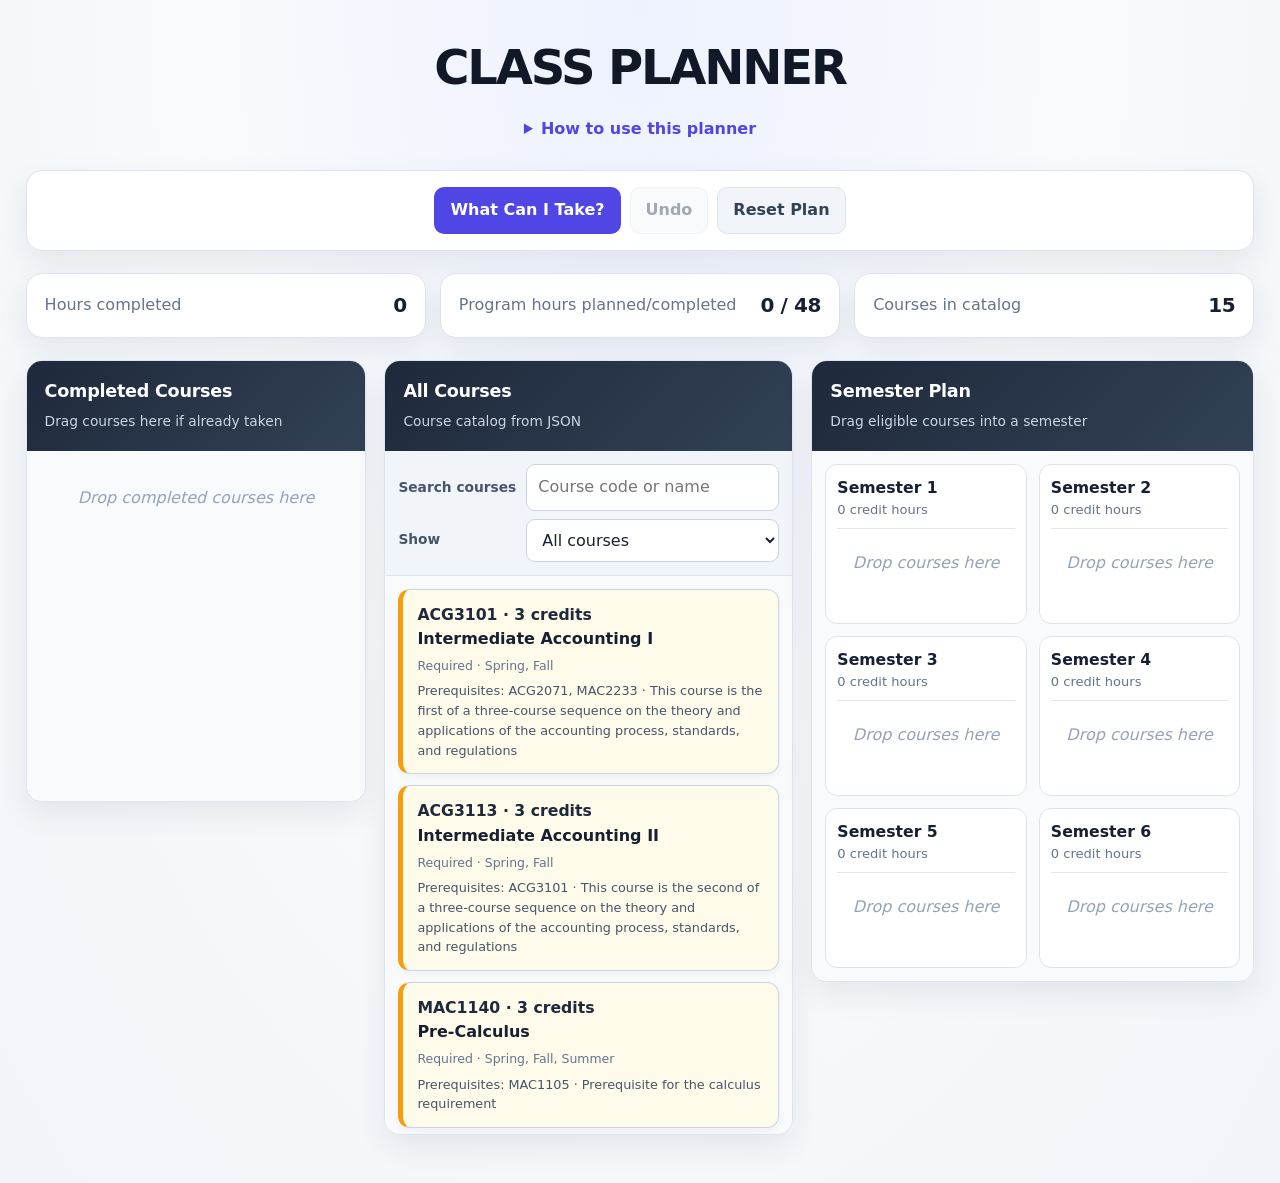
<file: Assignment11/index.html>
<!DOCTYPE html>
<html lang="en">
<head>
  <meta charset="UTF-8">
  <meta name="viewport" content="width=device-width, initial-scale=1.0">
  <meta name="description" content="BSIT course planner using a JSON course catalog.">
  <title>Assignment 11</title>
  <link rel="stylesheet" href="style.css">
  <script src="script.js" defer></script>
</head>
<body>
  <main class="page">
    <header class="page-header">
      <h1>CLASS PLANNER</h1>
      <p class="intro"></p>
      <details class="help">
        <summary>How to use this planner</summary>
        <p>- Drag completed courses to the Completed column. Drag eligible courses into a semester to build a plan. 
		Green courses have met prerequisites; yellow courses still have unmet prerequisites. </br>
		- Once one OR alternative is completed or planned, the other is unavailable. </br>
		- Use “What Can I Take?” to see courses currently available.</p>
		      <div class="legend-card green">Green: prerequisites met</div>
      <div class="legend-card yellow">Yellow: prerequisites not met</div>
      </details>
    </header>

    <section class="legend" aria-label="Course status legend">

      <div class="legend-actions">
        <button id="availableButton" class="button" type="button">What Can I Take?</button>
        <button id="undoButton" class="button secondary" type="button" disabled>Undo</button>
        <button id="resetButton" class="button secondary" type="button">Reset Plan</button>
      </div>
    </section>

    <section class="summary" aria-live="polite">
      <div><span class="summary-label">Hours completed</span><strong id="completedHours">0</strong></div>
      <div><span class="summary-label">Program hours planned/completed</span><strong id="programHours">0 / 48</strong></div>
      <div><span class="summary-label">Courses in catalog</span><strong id="courseCount">0</strong></div>
    </section>

    <section class="planner-grid" aria-label="Course planner">
      <section class="drop-panel completed-panel">
        <div class="panel-heading">
          <h2>Completed Courses</h2>
          <span>Drag courses here if already taken</span>
        </div>
        <div id="completed" class="drop-zone" data-zone="completed">
          <p class="empty-message">Drop completed courses here</p>
        </div>
      </section>

      <section class="drop-panel catalog-panel">
        <div class="panel-heading">
          <h2>All Courses</h2>
          <span>Course catalog from JSON</span>
        </div>
        <div class="catalog-tools">
          <label for="courseSearch">Search courses</label>
          <input id="courseSearch" type="search" placeholder="Course code or name">
          <label for="programFilter">Show</label>
          <select id="programFilter">
            <option value="all">All courses</option>
            <option value="program">Program courses</option>
            <option value="required">Required courses</option>
          </select>
        </div>
        <div id="allCourses" class="drop-zone catalog-zone" data-zone="catalog">
          <p class="empty-message">Loading courses…</p>
        </div>
      </section>

      <section class="semester-panel">
        <div class="panel-heading">
          <h2>Semester Plan</h2>
          <span>Drag eligible courses into a semester</span>
        </div>
        <div id="semesters" class="semester-list"></div>
      </section>
    </section>

  </main>

  <dialog id="availableDialog" class="results-dialog">
    <div class="dialog-header">
      <h2>Courses You Can Take</h2>
      <button id="closeDialog" class="close-button" type="button" aria-label="Close">×</button>
    </div>
    <p>These courses currently have all prerequisites satisfied.</p>
    <div id="availableList"></div>
    <div class="dialog-actions">
      <button id="printButton" class="button" type="button">Print</button>
      <button id="closeDialogBottom" class="button secondary" type="button">Close</button>
    </div>
  </dialog>
</body>
</html>
</file>
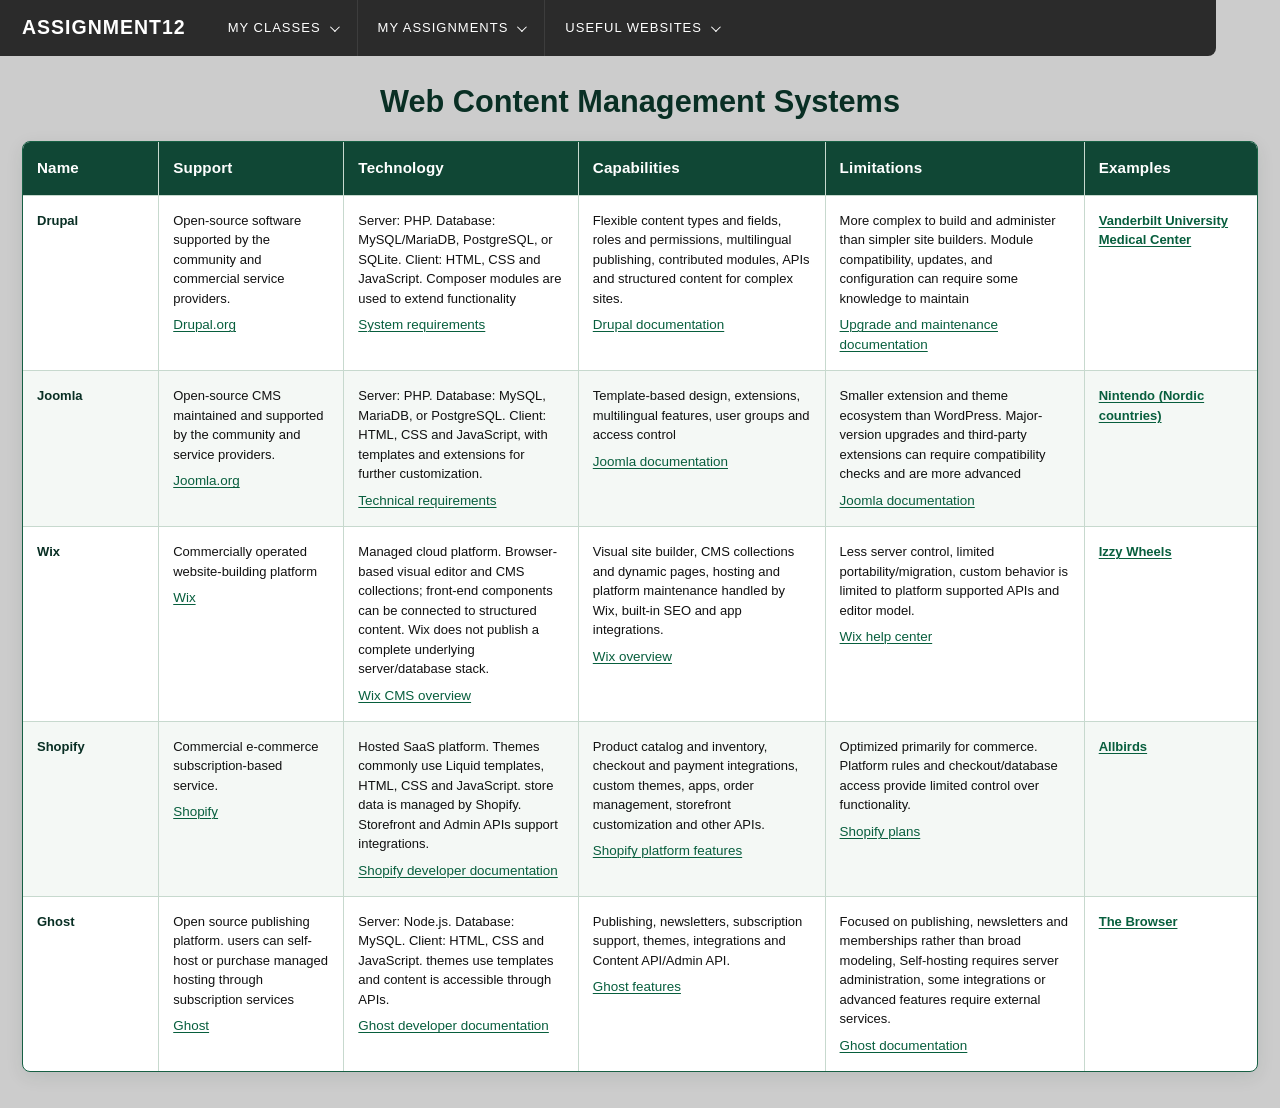
<file: Assignment12/index.html>
<!doctype html>
<html lang="en">
<head>
  <meta charset="utf-8">
  <meta name="viewport" content="width=device-width, initial-scale=1">
  <title>Assignment 12</title>
  <link rel="stylesheet" href="style.css">
  <script src="script.js" defer></script>
    <link rel="stylesheet" href="../style.css">
      <script src="../menu.js"></script>
</head>
<header class="site-header">
    <nav class="site-nav" aria-label="Main navigation">
      <button class="mobile-menu-toggle" type="button"
              aria-expanded="false" aria-controls="primary-navigation">
        <span class="hamburger" aria-hidden="true"><span></span></span>
        <span class="mobile-menu-label">Menu</span>
      </button>

      <ul class="primary-navigation" id="primary-navigation">
        <li class="site-name"><span>Assignment12</span></li>

        <li class="nav-item">
          <button class="nav-trigger" type="button"
                  aria-expanded="false" aria-controls="classes-menu">
            My Classes
            <span class="chevron" aria-hidden="true"></span>
          </button>
          <ul class="submenu" id="classes-menu" hidden>
            <li><a href="https://class.daytonastate.edu/d2l/home/510960">Linux Administration</a></li>
            <li><a href="https://class.daytonastate.edu/d2l/home/511809">Web Systems I</a></li>
          </ul>
        </li>

        <li class="nav-item">
          <button class="nav-trigger" type="button"
                  aria-expanded="false" aria-controls="assignments-menu">
            My Assignments
            <span class="chevron" aria-hidden="true"></span>
          </button>
          <ul class="submenu" id="assignments-menu" hidden>

          </ul>
        </li>

        <li class="nav-item">
          <button class="nav-trigger" type="button"
                  aria-expanded="false" aria-controls="websites-menu">
            Useful Websites
            <span class="chevron" aria-hidden="true"></span>
          </button>
          <ul class="submenu" id="websites-menu" hidden>
            <li><a href="https://www.w3schools.com/">W3 Schools</a></li>
          </ul>
        </li>
      </ul>
    </nav>
  </header>


<body>
  <main>
    <h1>Web Content Management Systems</h1>
    <div class="table-wrap">
      <table aria-label="Comparison of web content management systems">
        <thead>
          <tr>
            <th scope="col">Name</th>
            <th scope="col">Support</th>
            <th scope="col">Technology</th>
            <th scope="col">Capabilities</th>
            <th scope="col">Limitations</th>
            <th scope="col">Examples</th>
          </tr>
        </thead>
        <tbody id="cms-table-body">
          <tr><td colspan="6" class="status">Loading CMS data…</td></tr>
        </tbody>
      </table>
    </div>
  </main>
</body>
</html>
</file>
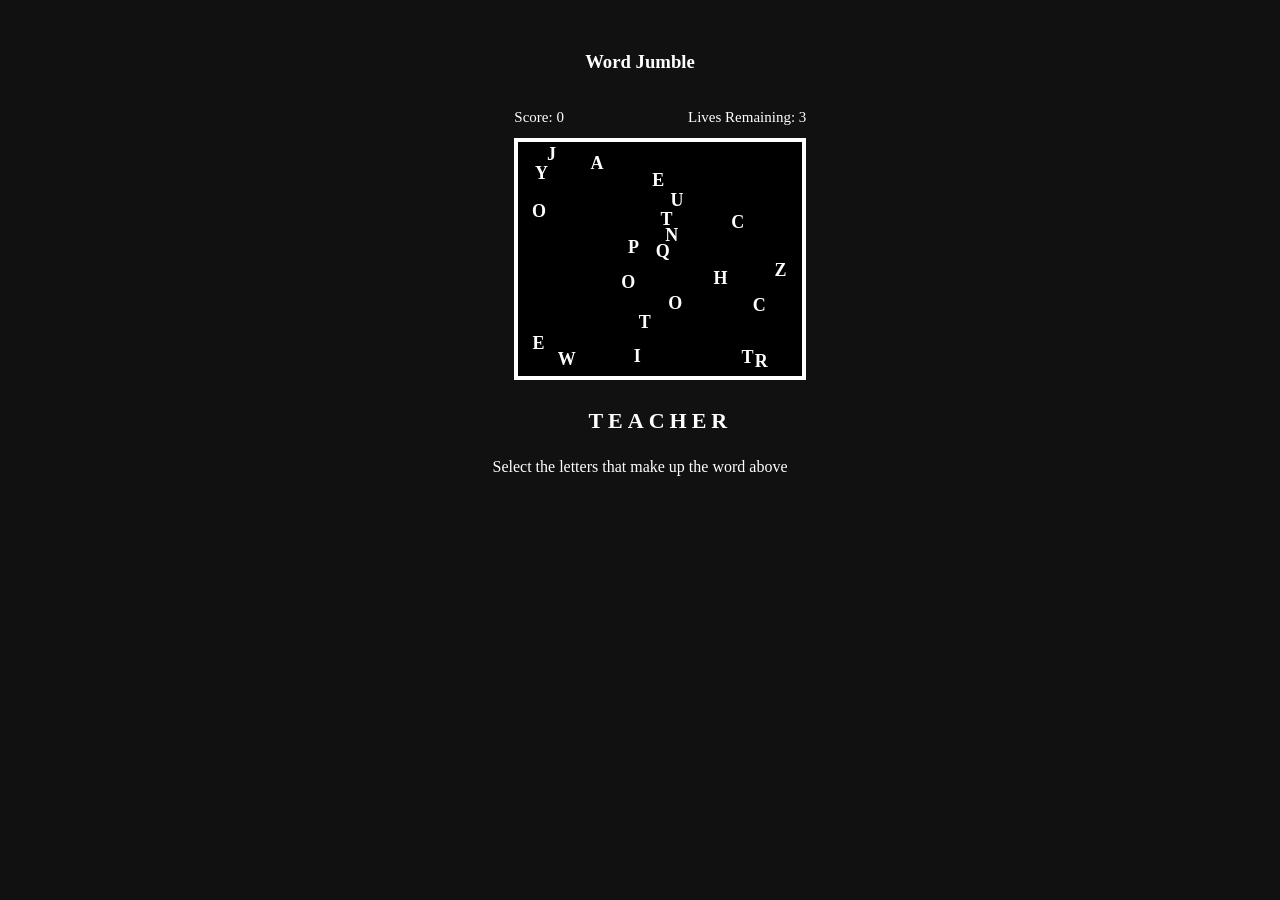
<file: Assignment13/index.html>
<!DOCTYPE html>
<html lang="en">
<head>
  <meta charset="UTF-8">
  <meta name="viewport" content="width=device-width, initial-scale=1.0">
  <title>Assignment 13</title>
  <link rel="stylesheet" href="style.css">
</head>
<body>
	<h3> Word Jumble </h3>
	<br>
  <main class="game">
    <div class="hud">
      <div>Score: <span id="score">0</span></div>
      <div>Lives Remaining: <span id="lives">3</span></div>
    </div>

    <div id="playArea" class="play-area"></div>

    <div id="wordDisplay" class="word-display"></div>

    <button id="restartButton" class="restart-button" type="button">Restart</button>
  </main>
	<p>Select the letters that make up the word above</p>
  <script src="script.js"></script>
</body>
</html>
</file>
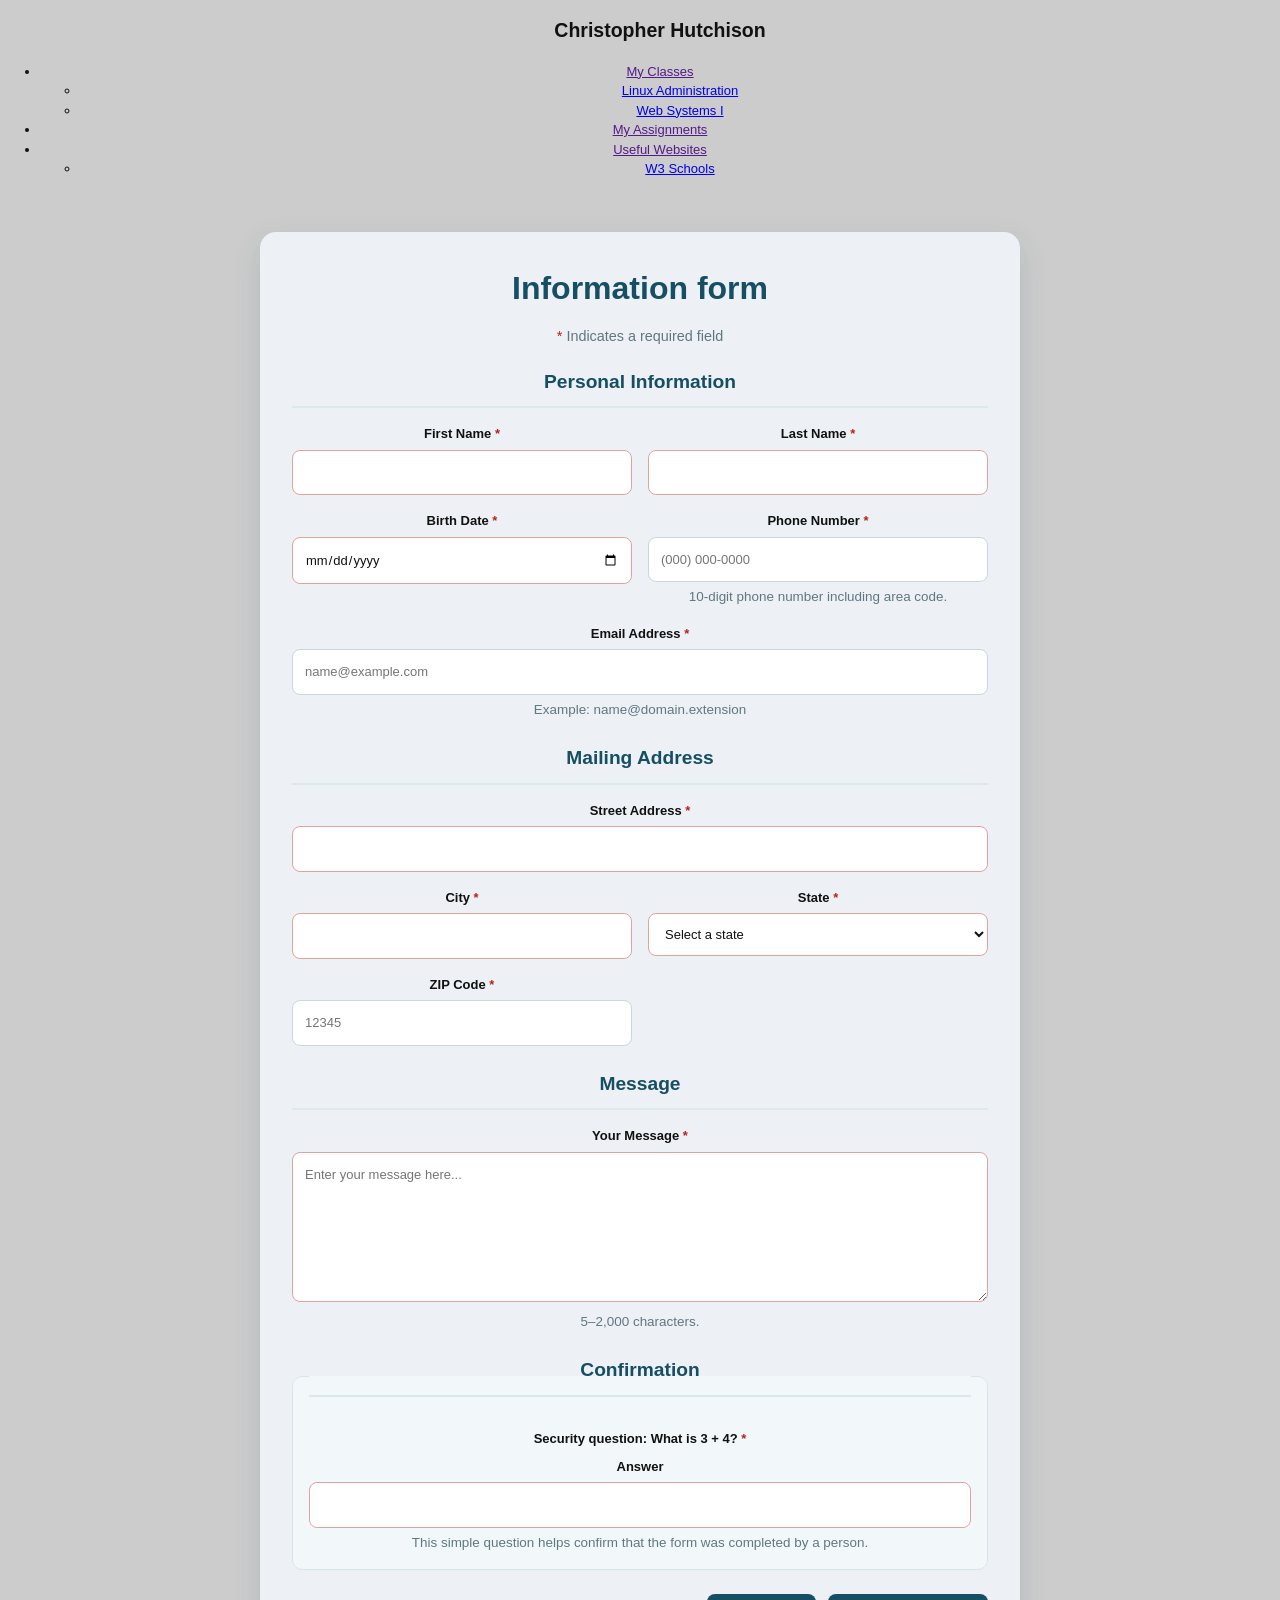
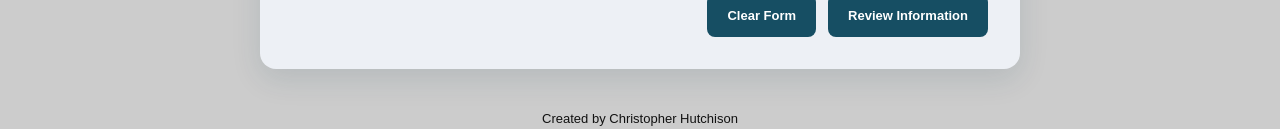
<file: Assignment3/index.html>
<!DOCTYPE html>
<html lang="en">
<head>
  <meta charset="UTF-8">
  <meta name="viewport" content="width=device-width, initial-scale=1.0">
  <title>Assignment 3</title>
  <link rel="stylesheet" href="./style.css">
  <link rel="stylesheet" href="../style.css">


</head>

<body>
<div class="wrap">
<nav>
  <ul class="primary">
  <h2>Christopher Hutchison </h2>
    <li>
      <a href="">My Classes</a>
      <ul class="sub">
        <li><a href="https://class.daytonastate.edu/d2l/home/510960">Linux Administration</a></li>
        <li><a href="https://class.daytonastate.edu/d2l/home/511809">Web Systems I</a></li>
      </ul>
    </li>
    <li>
      <a href="">My Assignments</a>
      <ul class="sub" id= "assignments">

      </ul>
    </li>
	<li>
      <a href="">Useful Websites</a>
      <ul class="sub">
        <li><a href="https://www.w3schools.com/">W3 Schools</a></li>
      </ul>
    </li>
   
  </ul>
</nav>
</div>

  <main class="container">
    <section class="card" id="formSection">
      <h1>Information form</h1>
      <p class="required-note"><span class="required">*</span> Indicates a required field</p>

      <div id="errorMessage" class="message" role="alert"></div>

      <form id="contactForm" novalidate>
        <fieldset>
          <legend>Personal Information</legend>
          <div class="grid">
            <div>
              <label for="firstname">First Name <span class="required">*</span></label>
              <input type="text" id="firstname" name="firstname"
                     autocomplete="given-name" required
                     pattern="[A-Za-zÀ-ÖØ-öø-ÿ' -]{2,}"
                     title="Enter a valid first name.">
            </div>

            <div>
              <label for="lastname">Last Name <span class="required">*</span></label>
              <input type="text" id="lastname" name="lastname"
                     autocomplete="family-name" required
                     pattern="[A-Za-zÀ-ÖØ-öø-ÿ' -]{2,}"
                     title="Enter a valid last name.">
            </div>

            <div>
              <label for="birthdate">Birth Date <span class="required">*</span></label>
              <input type="date" id="birthdate" name="birthdate" required>
              <div id="birthWarning" class="warning" role="alert"></div>
				</div>

            <div>
              <label for="phone">Phone Number <span class="required">*</span></label>
              <input type="tel" id="phone" name="phone"
                     placeholder="(000) 000-0000"
                     inputmode="numeric" autocomplete="tel"
                     maxlength="14" required
                     pattern="\([0-9]{3}\) [0-9]{3}-[0-9]{4}"
                     title="Use the format (000) 000-0000.">
              <div class="help">10-digit phone number including area code.</div>
            </div>

            <div class="full">
              <label for="email">Email Address <span class="required">*</span></label>
              <input type="email" id="email" name="email"
                     autocomplete="email" required
                     placeholder="name@example.com">
              <div class="help">Example: name@domain.extension</div>
            </div>
          </div>
        </fieldset>

        <fieldset>
          <legend>Mailing Address</legend>
          <div class="grid">
            <div class="full">
              <label for="address">Street Address <span class="required">*</span></label>
              <input type="text" id="address" name="address"
                     autocomplete="street-address" required
                     pattern="[0-9]+[A-Za-z0-9 .#'-]{2,}"
                     title="Enter a street number and street name.">
            </div>

            <div>
              <label for="city">City <span class="required">*</span></label>
              <input type="text" id="city" name="city"
                     autocomplete="address-level2" required
                     pattern="[A-Za-zÀ-ÖØ-öø-ÿ .'-]{2,}"
                     title="Enter a valid city.">
            </div>

            <div>
              <label for="state">State <span class="required">*</span></label>
              <select id="state" name="state" autocomplete="address-level1" required>
                <option value="">Select a state</option>
                <option>Alabama</option><option>Alaska</option><option>Arizona</option>
                <option>Arkansas</option><option>California</option><option>Colorado</option>
                <option>Connecticut</option><option>Delaware</option><option>Florida</option>
                <option>Georgia</option><option>Hawaii</option><option>Idaho</option>
                <option>Illinois</option><option>Indiana</option><option>Iowa</option>
                <option>Kansas</option><option>Kentucky</option><option>Louisiana</option>
                <option>Maine</option><option>Maryland</option><option>Massachusetts</option>
                <option>Michigan</option><option>Minnesota</option><option>Mississippi</option>
                <option>Missouri</option><option>Montana</option><option>Nebraska</option>
                <option>Nevada</option><option>New Hampshire</option><option>New Jersey</option>
                <option>New Mexico</option><option>New York</option><option>North Carolina</option>
                <option>North Dakota</option><option>Ohio</option><option>Oklahoma</option>
                <option>Oregon</option><option>Pennsylvania</option><option>Rhode Island</option>
                <option>South Carolina</option><option>South Dakota</option><option>Tennessee</option>
                <option>Texas</option><option>Utah</option><option>Vermont</option>
                <option>Virginia</option><option>Washington</option><option>West Virginia</option>
                <option>Wisconsin</option><option>Wyoming</option>
              </select>
            </div>

            <div>
              <label for="zip">ZIP Code <span class="required">*</span></label>
              <input type="text" id="zip" name="zip"
                     autocomplete="postal-code" inputmode="numeric"
                     required pattern="[0-9]{5}(-[0-9]{4})?"
                     maxlength="5" placeholder="12345"
                     title="Enter a 5-digit ZIP code">
            </div>
          </div>
        </fieldset>

        <fieldset>
          <legend>Message</legend>
          <label for="message">Your Message <span class="required">*</span></label>
          <textarea id="message" name="message" required minlength="5"
                    maxlength="2000"
                    placeholder="Enter your message here..."></textarea>
          <div class="help">5–2,000 characters.</div>
        </fieldset>

        <fieldset class="security">
          <legend>Confirmation</legend>
          <p class="security-question">Security question: What is 3 + 4? <span class="required">*</span></p>
          <label for="securityAnswer">Answer</label>
          <input type="text" id="securityAnswer" name="securityAnswer"
                 inputmode="numeric" required pattern="7"
                 title="Enter 12.">
          <div class="help">This simple question helps confirm that the form was completed by a person.</div>
        </fieldset>

        <div class="buttons">
          <button type="reset" class="btn-secondary">Clear Form</button>
          <button type="submit" class="btn-primary">Review Information</button>
        </div>
      </form>
    </section>

    <section class="card confirmation" id="confirmationSection">
      <h2>Confirm Your Information</h2>
      <p>Please review the information below. If everything is correct, select <strong>Confirm &amp; Submit</strong>.</p>

      <div class="review" id="review"></div>

      <div class="buttons">
        <button type="button" class="btn-secondary" id="editButton">Edit Information</button>
        <button type="button" class="btn-primary" id="confirmButton">Confirm &amp; Submit</button>
      </div>
    </section>
  </main>

  <script src="contact_form.js"></script>
</body>
<div class="foot">
    <div class="footer">Created by Christopher Hutchison</div>
</div>
    <script src="../menu.js"></script>

</html>
</file>
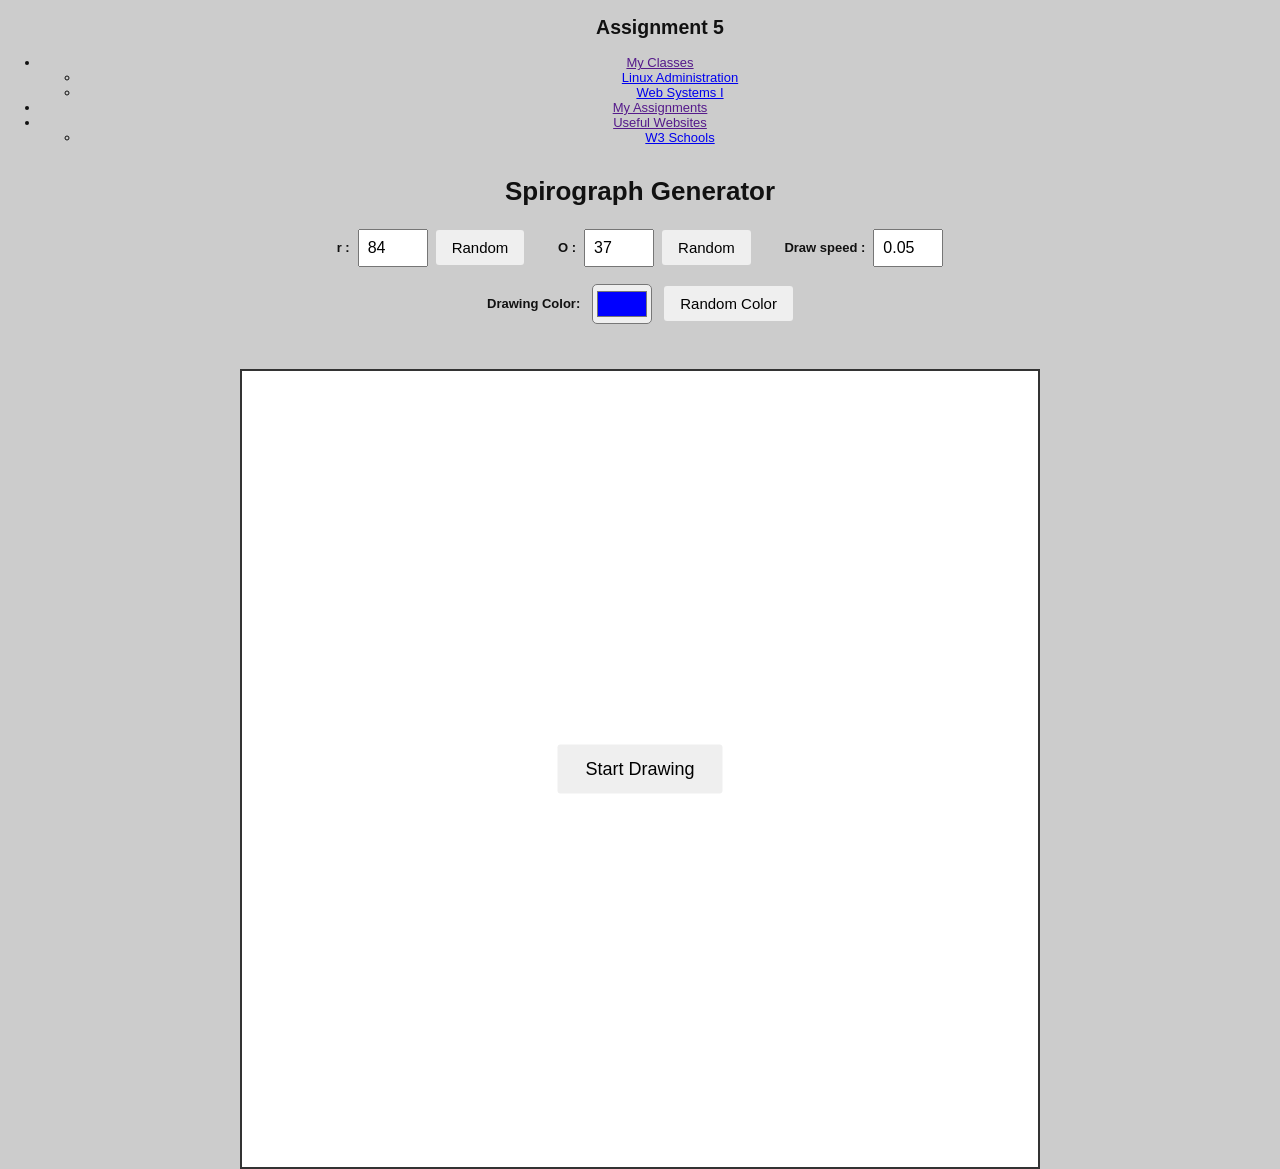
<file: Assignment5/index.html>
<!DOCTYPE html>
<html lang="en">
<head>
    <meta charset="UTF-8">
    <meta name="viewport" content="width=device-width, initial-scale=1.0">
    <title>Assignment 5</title>
    <link rel="stylesheet" href="style.css">
	<link rel="stylesheet" href="../style.css">
</head>


<div class="wrap">
<nav>
  <ul class="primary">
  <h2>Assignment 5</h2>
    <li>
      <a href="">My Classes</a>
      <ul class="sub">
        <li><a href="https://class.daytonastate.edu/d2l/home/510960">Linux Administration</a></li>
        <li><a href="https://class.daytonastate.edu/d2l/home/511809">Web Systems I</a></li>
      </ul>
    </li>
    <li>
      <a href="">My Assignments</a>
      <ul class="sub" id= "assignments">

      </ul>
    </li>
	<li>
      <a href="">Useful Websites</a>
      <ul class="sub">
        <li><a href="https://www.w3schools.com/">W3 Schools</a></li>
      </ul>
    </li>
   
  </ul>
</nav>
</div>

    <body>

<div class="container">

 <h1>Spirograph Generator</h1>
 
	<div class="controls"> 
		<div class="input-group"> 
		<label for="rValue"> r : </label> 
		<input type="number" id="rValue" value="84" min="1" max="149" step="1">
		<button type="button" id="randomR">Random</button>
		</div> 
		<div class="input-group">
		<label for="oValue"> O : </label>
		<input type="number" id="oValue" value="37" min="1" max="100" step="1">
		<button type="button" id="randomO">Random</button>
		</div>
		<div class="input-group">
		<label> Draw speed : </label>
		<input type="number" id="speed" value="0.05" min="0.01" max="1" step="0.01">
		</div>
			<div class="color-controls"> 
	<label for="lineColor"> Drawing Color: </label> 
	<input type="color" id="lineColor" value="#0000ff" > 
	<button type="button" id="randomColor"> Random Color </button>
	</div>
		
	<p id="errorMessage"></p> 
	</div> 
	
	
	<div class="canvas-container"> 
		<canvas id="canvas" width="800" height="800">
		</canvas> <button id="startButton" class="start-button"> Start Drawing </button>
	</div> 
	
 </div>
    <script src="../menu.js"></script>

    <script src="script.js"></script>
</body>

</html>
</file>
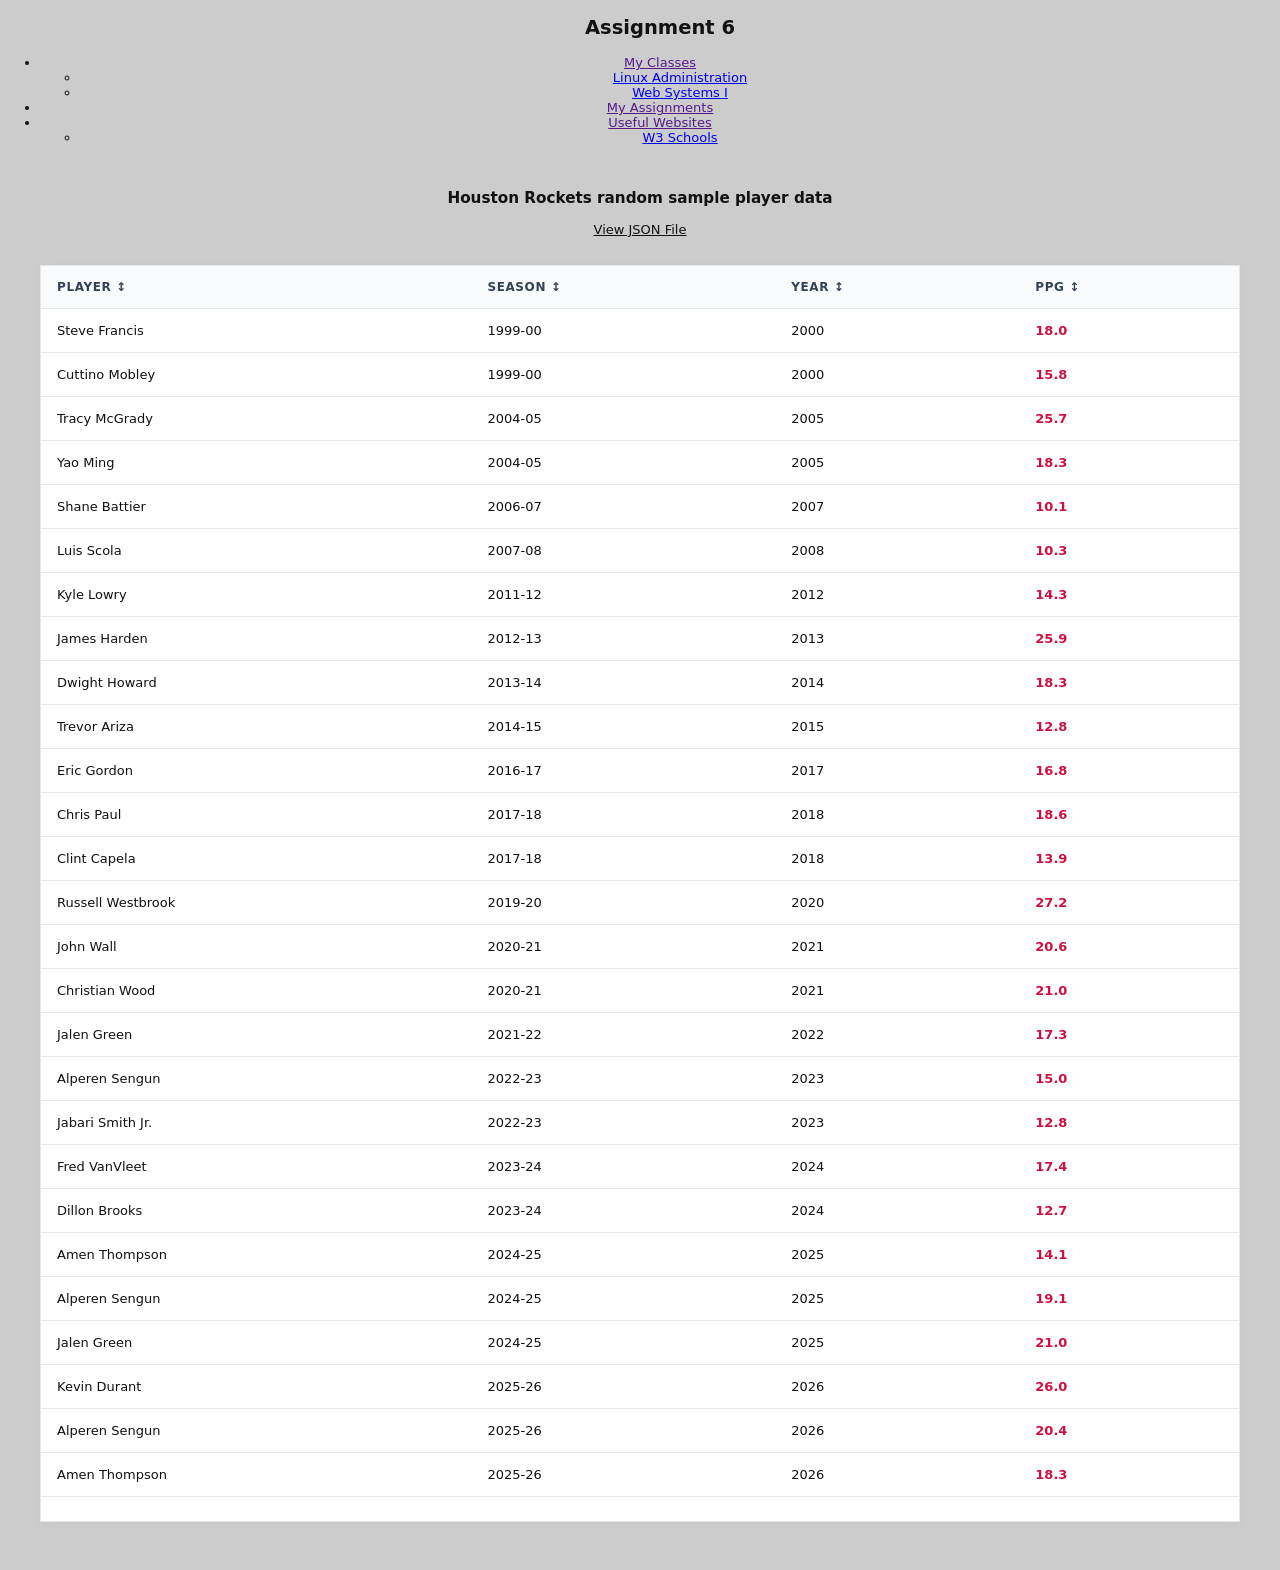
<file: Assignment6/index.html>
<!DOCTYPE html>
<html lang="en">
<head>
    <meta charset="UTF-8">
    <meta name="viewport" content="width=device-width, initial-scale=1.0">
    <title>Assignment 6</title>
    <link rel="stylesheet" href="style.css">
	<link rel="stylesheet" href="../style.css">
</head>




<body>

<div class="wrap">
<nav>
  <ul class="primary">
  <h2>Assignment 6</h2>
    <li>
      <a href="">My Classes</a>
      <ul class="sub">
        <li><a href="https://class.daytonastate.edu/d2l/home/510960">Linux Administration</a></li>
        <li><a href="https://class.daytonastate.edu/d2l/home/511809">Web Systems I</a></li>
      </ul>
    </li>
    <li>
      <a href="">My Assignments</a>
      <ul class="sub" id= "assignments">

      </ul>
    </li>
	<li>
      <a href="">Useful Websites</a>
      <ul class="sub">
        <li><a href="https://www.w3schools.com/">W3 Schools</a></li>
      </ul>
    </li>
   
  </ul>
</nav>
</div>

</br>
<h3> Houston Rockets random sample player data </h3>
	  <a class="lnk" href="./file.json">View JSON File</a>
  <main class="container">


    <section class="data-card">

      <div class="table-container">
        <table>
          <thead>
            <tr>
              <th data-sort="name">Player <span>↕</span></th>
              <th data-sort="season">Season <span>↕</span></th>
              <th data-sort="year">Year <span>↕</span></th>
              <th data-sort="avg_scoring_ppg">PPG <span>↕</span></th>
            </tr>
          </thead>
          <tbody id="playerTableBody"></tbody>
        </table>
      </div>

      <div class="table-footer" id="resultSummary"></div>
    </section>
  </main>

    <script src="../menu.js"></script>
    <script src="script.js"></script>
</body>
</html>
</file>
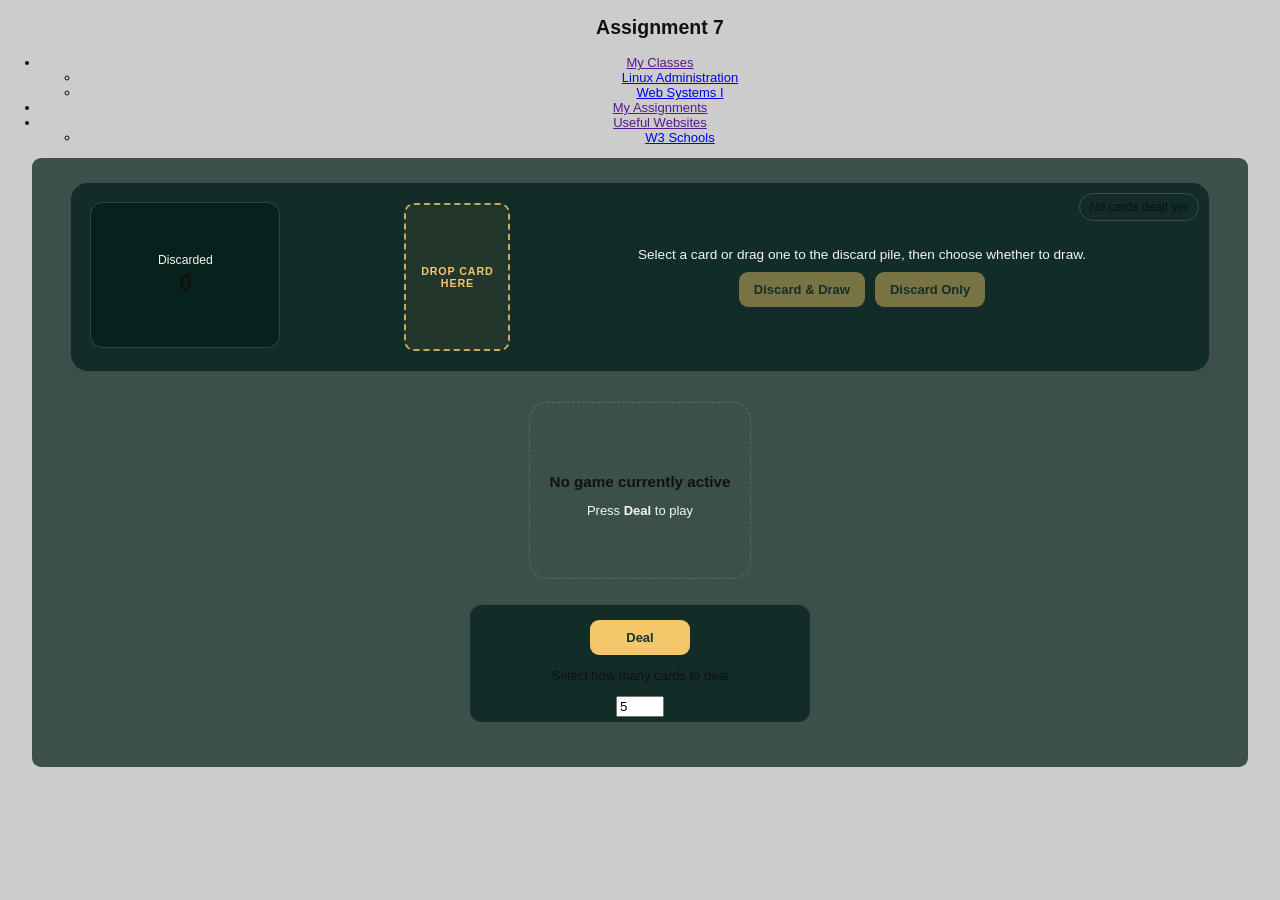
<file: Assignment7/index.html>
<!DOCTYPE html>
<html lang="en">
<head>
    <meta charset="UTF-8">
    <meta name="viewport" content="width=device-width, initial-scale=1.0">
    <title>Assignment 7</title>
    <link rel="stylesheet" href="style.css">
	<link rel="stylesheet" href="../style.css">
    <link rel="stylesheet" href="style_fixed.css">

</head>


<body>

<div class="wrap">
<nav>
  <ul class="primary">
  <h2>Assignment 7</h2>
    <li>
      <a href="">My Classes</a>
      <ul class="sub">
        <li><a href="https://class.daytonastate.edu/d2l/home/510960">Linux Administration</a></li>
        <li><a href="https://class.daytonastate.edu/d2l/home/511809">Web Systems I</a></li>
      </ul>
    </li>
    <li>
      <a href="">My Assignments</a>
      <ul class="sub" id= "assignments">

      </ul>
    </li>
	<li>
      <a href="">Useful Websites</a>
      <ul class="sub">
        <li><a href="https://www.w3schools.com/">W3 Schools</a></li>
      </ul>
    </li>
   
  </ul>
</nav>
</div>


  <main>

    <section class="discard-area" aria-label="Discard area">
	<span id="deckStatus" class="deck-status">No cards dealt yet</span>
      <div class="discard-copy">
	        <div class="stat">
        <span class="stat-label">Discarded</span>
        <strong id="discardCount">0</strong>
      </div>
      </div>
      <div id="discardPile" class="discard-pile" role="region">
        <span class="discard-placeholder">DROP CARD HERE</span>
      </div>
      <div class="discard-actions">
        <p class="decision-prompt" id="decisionPrompt">Discard a card to choose whether to draw a replacement.</p>
	          <div class="decision-buttons">
          <button id="drawReplacementButton" class="primary-button" type="button" disabled>Discard &amp; Draw</button>
          <button id="discardOnlyButton" class="secondary-button" type="button" disabled>Discard Only</button>
        </div>
      </div>


    </section>

    <section class="cards-section" >

      <div id="cardGrid" class="card-grid">
        <div class="empty-state">

        </div>
      </div>
    </section>
		 <div class="box">
	 <button id="dealButton" class="primary-button discard-deal-button" type="button">Deal</button>
	 <div>
	 <p>Select how many cards to deal</p>
	 <input type="number" id="cardCount" min="1" max="52" value="5">
	</div>
	</div>
  </main>

</body>
	<script src="../menu.js"></script>
    <script src="script.js"></script>
</html>
</file>
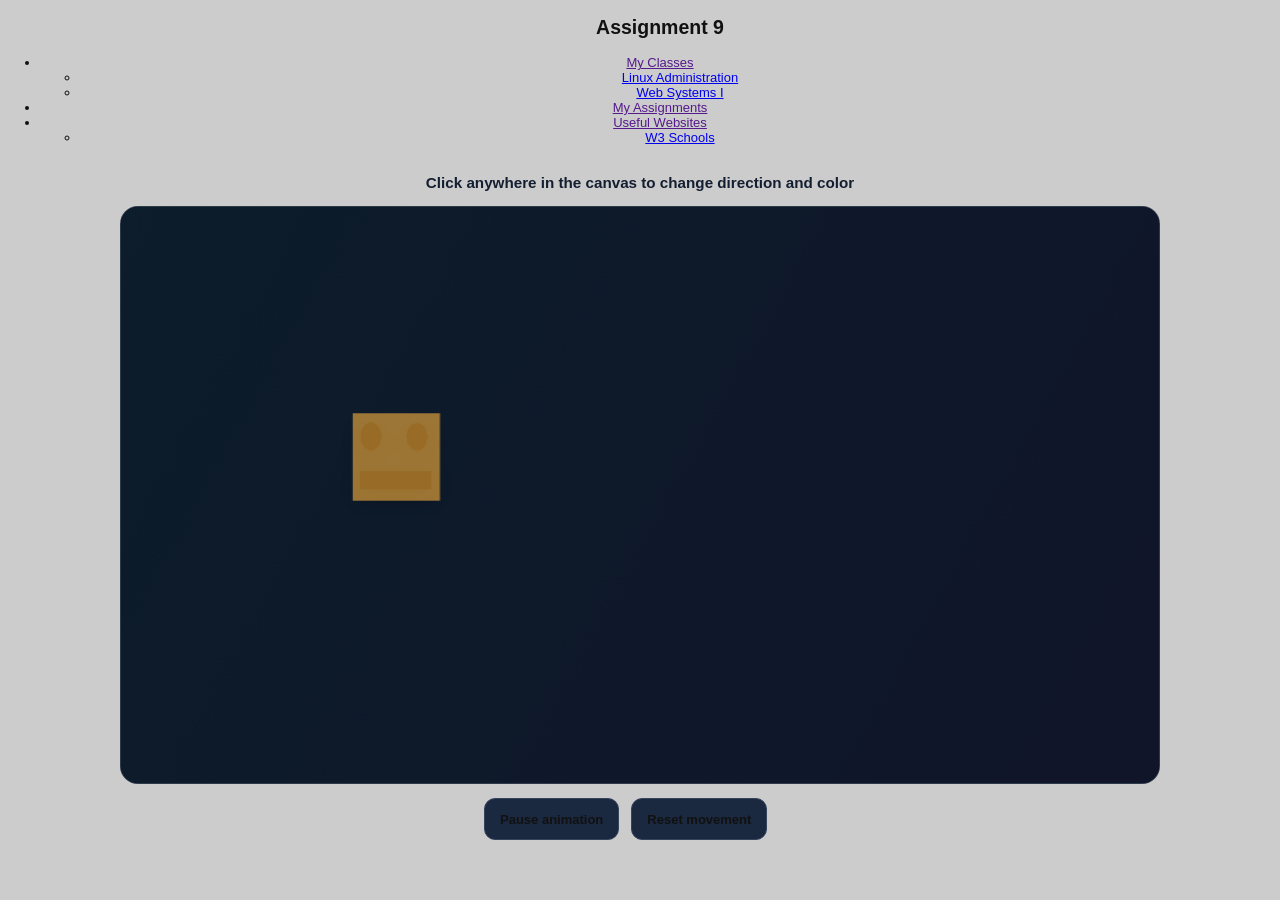
<file: Assignment9/index.html>
<!DOCTYPE html>
<html lang="en">
<head>
  <meta charset="UTF-8">
  <meta name="viewport" content="width=device-width, initial-scale=1.0">
    <title>Assignment 9</title>
    <link rel="stylesheet" href="style.css">
	<link rel="stylesheet" href="../style.css">
  <script src="script.js" defer></script>
</head>
<body>

<div class="wrap">
<nav>
  <ul class="primary">
  <h2>Assignment 9</h2>
    <li>
      <a href="">My Classes</a>
      <ul class="sub">
        <li><a href="https://class.daytonastate.edu/d2l/home/510960">Linux Administration</a></li>
        <li><a href="https://class.daytonastate.edu/d2l/home/511809">Web Systems I</a></li>
      </ul>
    </li>
    <li>
      <a href="">My Assignments</a>
      <ul class="sub" id= "assignments">

      </ul>
    </li>
	<li>
      <a href="">Useful Websites</a>
      <ul class="sub">
        <li><a href="https://www.w3schools.com/">W3 Schools</a></li>
      </ul>
    </li>
   
  </ul>
</nav>
</div>




  <main class="page">
	
	<h3> Click anywhere in the canvas to change direction and color </h3>


    <div class="canvas-wrap">
      <canvas id="animationCanvas" width="900" height="500">
        Your browser does not support HTML canvas.
      </canvas>
    </div>
	
	<section class="controls">
      <button id="toggleButton" type="button">Pause animation</button>
      <button id="resetButton" type="button">Reset movement</button>
    </section>

  </main>
</body>
	<script src="../menu.js"></script>
</html>
</file>
<file: Assignment11/style.css>
/* Optional modern redesign for BSIT Quick Class Planner.
   This file is intentionally NOT linked from index.html. To preview it, change
   the stylesheet link in index.html from styles.css to styles-modern.css. */
:root {
  color-scheme: light;
  --ink: #172033;
  --muted: #64748b;
  --line: #dce4ef;
  --green: #dcfce7;
  --green-strong: #16a34a;
  --yellow: #fef3c7;
  --blue: #dbeafe;
  --paper: #f8fafc;
  --surface: #ffffff;
  --accent: #4f46e5;
  --accent-dark: #3730a3;
  --shadow: 0 12px 30px rgba(15, 23, 42, .08);
}
* { box-sizing: border-box; }
body {
  margin: 0;
  background: radial-gradient(ellipse at top, #eef2ff 0, #f8fafc 48%, #f1f5f9 100%);
  color: var(--ink);
  font-family: Inter, ui-sans-serif, system-ui, -apple-system, BlinkMacSystemFont, "Segoe UI", sans-serif;
  line-height: 1.55;
}
.page { width: min(1560px, 96%); margin: 0 auto; padding: 32px 0 48px; }
.page-header { text-align: center; margin-bottom: 28px; }
h1 { margin: 8px 0; font-size: clamp(2rem, 4vw, 3rem); line-height: 1.15; letter-spacing: -.045em; font-weight: 800; color: #111827; }
.intro { max-width: 760px; margin: 0 auto 12px; color: var(--muted); }
.help { display: inline-block; max-width: 760px; margin-top: 10px; text-align: left; }
.help summary { cursor: pointer; color: var(--accent); font-weight: 700; }
.help p { background: var(--surface); border: 1px solid var(--line); border-radius: 14px; padding: 14px 16px; box-shadow: var(--shadow); }
.legend { display: grid; grid-template-columns: repeat(1, minmax(0, 1fr)); gap: 14px; margin: 22px 0; }
.legend-card, .legend-actions { min-height: 72px; padding: 16px; border: 1px solid var(--line); border-radius: 16px; display: flex; align-items: center; justify-content: center; text-align: center; font-weight: 700; box-shadow: var(--shadow); }
.green { background: var(--green); }
.yellow { background: var(--yellow); }
.legend-actions { gap: 9px; flex-wrap: wrap; background: var(--surface); }
.button { border: 1px solid transparent; border-radius: 10px; padding: 10px 15px; background: var(--accent); color: white; font: inherit; font-weight: 700; cursor: pointer; transition: background .15s ease, transform .15s ease, box-shadow .15s ease; }
.button:hover:not(:disabled) { background: var(--accent-dark); transform: translateY(-1px); box-shadow: 0 5px 12px #4f46e133; }
.button:focus-visible, input:focus-visible, select:focus-visible, .course:focus-visible { outline: 3px solid #818cf8; outline-offset: 3px; }
.button:disabled { opacity: .45; cursor: not-allowed; }
.button.secondary { background: #f1f5f9; border-color: var(--line); color: #334155; }
.summary { display: grid; grid-template-columns: repeat(3, 1fr); gap: 14px; margin: 22px 0; }
.summary > div { background: var(--surface); border: 1px solid var(--line); border-radius: 16px; padding: 16px 18px; display: flex; justify-content: space-between; align-items: center; gap: 10px; box-shadow: var(--shadow); }
.summary-label { color: var(--muted); }
.summary strong { font-size: 1.25rem; letter-spacing: -.02em; }
.planner-grid { display: grid; grid-template-columns: minmax(230px, 1fr) minmax(300px, 1.2fr) minmax(300px, 1.3fr); gap: 18px; align-items: start; }
.drop-panel, .semester-panel { min-width: 0; background: var(--surface); border: 1px solid var(--line); border-radius: 16px; overflow: hidden; box-shadow: var(--shadow); }
.panel-heading { min-height: 78px; padding: 17px 18px; background: linear-gradient(135deg, #1e293b, #334155); color: white; }
.panel-heading h2 { margin: 0 0 4px; font-size: 1.1rem; letter-spacing: -.015em; }
.panel-heading span { color: #cbd5e1; font-size: .86rem; }
.drop-zone, .semester-list { min-height: 350px; max-height: 70vh; overflow-y: auto; padding: 13px; background: #f8fafc; }
.drop-zone.drag-over, .semester.drop-over { outline: 3px dashed var(--green-strong); outline-offset: -6px; background: #f0fdf4; }
.catalog-tools { display: grid; grid-template-columns: auto 1fr; align-items: center; gap: 8px 10px; padding: 13px; background: #f1f5f9; border-bottom: 1px solid var(--line); }
.catalog-tools label { font-size: .86rem; color: #475569; font-weight: 700; }
.catalog-tools input, .catalog-tools select { width: 100%; min-width: 0; padding: 10px 11px; border: 1px solid #cbd5e1; border-radius: 9px; font: inherit; background: white; color: var(--ink); }
.catalog-zone { max-height: 62vh; }
.course { position: relative; margin: 0 0 11px; padding: 13px 14px; border: 1px solid #cbd5e1; border-left: 5px solid #94a3b8; border-radius: 12px; cursor: grab; min-height: 78px; background: white; box-shadow: 0 3px 9px rgba(15, 23, 42, .045); transition: box-shadow .15s ease, transform .15s ease; }
.course:hover { transform: translateY(-1px); box-shadow: 0 8px 18px rgba(15, 23, 42, .09); }
.course:active { cursor: grabbing; }
.course.available { background: #f0fdf4; border-left-color: #22c55e; }
.course.blocked { background: #fffbeb; border-left-color: #f59e0b; }
.course.completed { background: #eff6ff; border-left-color: #3b82f6; }
.course.planned { background: #f5f3ff; border-left-color: #8b5cf6; }
.course-code { display: block; font-weight: 800; font-size: .98rem; color: #1e293b; }
.course-name { display: block; font-weight: 650; }
.course-meta { display: block; margin-top: 4px; color: #64748b; font-size: .78rem; }
.course-details { display: block; margin-top: 6px; color: #475569; font-size: .8rem; }
.empty-message { margin: 22px 8px; color: #94a3b8; text-align: center; font-style: italic; }
.semester-list { display: grid; grid-template-columns: 1fr 1fr; gap: 12px; }
.semester { min-width: 0; min-height: 160px; padding: 11px; border: 1px solid var(--line); border-radius: 12px; background: white; }
.semester h3 { margin: 0 0 10px; padding-bottom: 8px; border-bottom: 1px solid #e2e8f0; font-size: .98rem; }
.semester h3 small { display: block; color: var(--muted); font-weight: 500; }
.semester .course { padding: 10px; min-height: 0; }
.status { min-height: 24px; margin: 15px 2px; color: #475569; }
footer { margin-top: 24px; padding-top: 15px; border-top: 1px solid var(--line); color: var(--muted); font-size: .86rem; }
.results-dialog { width: min(620px, calc(100% - 28px)); max-height: 85vh; border: 1px solid var(--line); border-radius: 18px; padding: 22px; box-shadow: 0 24px 70px #0f172a40; }
.results-dialog::backdrop { background: #0f172a88; backdrop-filter: blur(3px); }
.dialog-header { display: flex; justify-content: space-between; align-items: center; gap: 12px; }
.dialog-header h2 { margin: 0; }
.close-button { border: 0; background: transparent; color: #64748b; font-size: 1.8rem; cursor: pointer; }
.dialog-actions { display: flex; justify-content: flex-end; gap: 8px; margin-top: 16px; }
.available-result { padding: 11px 12px; margin: 7px 0; border: 1px solid #bbf7d0; border-radius: 10px; background: #f0fdf4; }
@media (max-width: 1080px) { .planner-grid { grid-template-columns: 1fr 1fr; } .semester-panel { grid-column: 1 / -1; } .semester-list { grid-template-columns: repeat(3, 1fr); } }
@media (max-width: 680px) { .page { width: 94%; padding-top: 16px; } .legend, .summary, .planner-grid { grid-template-columns: 1fr; } .semester-panel { grid-column: auto; } .legend-card, .legend-actions { min-height: 58px; } .summary > div { padding: 12px 14px; } .drop-zone, .catalog-zone { max-height: 55vh; min-height: 180px; } .semester-list { grid-template-columns: 1fr 1fr; max-height: none; } }
@media print { body { background: white; } .page { width: 100%; padding: 0; } .legend, .catalog-tools, .catalog-panel, .help, footer, .status, .dialog-actions, .close-button { display: none !important; } .planner-grid { display: block; } .completed-panel, .semester-panel { break-inside: avoid; margin-bottom: 15px; } .drop-zone, .semester-list { max-height: none; overflow: visible; background: white; } .semester-list { grid-template-columns: repeat(3, 1fr); } .course { break-inside: avoid; } }
</file>
<file: Assignment12/style.css>
:root {
  color-scheme: light;
  --green-950: #092f24;
  --green-900: #104735;
  --green-800: #176044;
  --green-700: #247653;
  --green-100: #e7f2eb;
  --green-50: #f4f8f5;
  --ink: #17251e;
  --line: #c7d9ce;
}
* { box-sizing: border-box; }
body {
  margin: 0;
  background: var(--green-50);
  color: var(--ink);
  font-family: Arial, Helvetica, sans-serif;
  line-height: 1.5;
}
main {
  width: min(1600px, 100%);
  margin: 0 auto;
  padding: 28px 22px 36px;
}
h1 {
  margin: 0 0 20px;
  color: var(--green-950);
  font-size: clamp(1.55rem, 2.4vw, 2.25rem);
  line-height: 1.2;
}
.table-wrap {
  width: 100%;
  overflow-x: auto;
  border: 1px solid var(--green-800);
  border-radius: 8px;
  background: #fff;
  box-shadow: 0 5px 18px rgb(9 47 36 / 9%);
}
table {
  width: 100%;
  min-width: 1050px;
  border-collapse: collapse;
  table-layout: fixed;
}
th, td {
  padding: 15px 14px;
  border-right: 1px solid var(--line);
  border-bottom: 1px solid var(--line);
  text-align: left;
  vertical-align: top;
  overflow-wrap: anywhere;
}
th:last-child, td:last-child { border-right: 0; }
tbody tr:last-child td { border-bottom: 0; }
th {
  background: var(--green-900);
  color: #fff;
  font-size: .95rem;
  letter-spacing: .01em;
}
tbody tr:nth-child(even) { background: var(--green-50); }
tbody tr:hover { background: var(--green-100); }
td:first-child { color: var(--green-950); font-weight: 700; }
th:nth-child(1) { width: 11%; }
th:nth-child(2) { width: 15%; }
th:nth-child(3) { width: 19%; }
th:nth-child(4) { width: 20%; }
th:nth-child(5) { width: 21%; }
th:nth-child(6) { width: 14%; }
a {
  color: #075e3d;
  font-weight: 600;
  text-decoration-thickness: 1px;
  text-underline-offset: 2px;
}
a:hover, a:focus-visible { color: var(--green-950); }
.source-link {
  display: inline-block;
  margin-top: 7px;
  font-size: .84rem;
  font-weight: 500;
}
.example-link { display: block; margin-bottom: 8px; }
.status { text-align: center; color: var(--green-900); }
@media (max-width: 700px) {
  main { padding: 20px 12px; }
  h1 { margin-bottom: 15px; }
}
</file>
<file: style.css>
:root {
  color-scheme: light;
  --nav: #2b2b2b;
  --nav-border: #3d3d3d;
  --page: #ccc;
  --text: #111;
  --white: #fff;
  --submenu-hover: #eee;
  --focus: #ffd76a;
  font-family: Helvetica, Arial, sans-serif;
  font-synthesis: none;
  text-rendering: optimizeLegibility;
}

*,
*::before,
*::after {
  box-sizing: border-box;
}

html {
  min-width: 320px;
  min-height: 100%;
  -webkit-text-size-adjust: 100%;
  text-size-adjust: 100%;
}

body {
  min-height: 100vh;
  margin: 0;
  display: flex;
  flex-direction: column;
  overflow-wrap: break-word;
  background: var(--page);
  color: var(--text);
  font-size: 13px;
  text-align: center;
}

.site-header {
  width: 100%;
}

.site-nav {
  position: relative;
  width: 95%;
  background: var(--nav);
  border-bottom-right-radius: 8px;
  text-align: center;
  text-transform: uppercase;
  letter-spacing: 1px;
}

.primary-navigation {
  display: flex;
  align-items: stretch;
  flex-wrap: wrap;
  list-style: none;
  margin: 0;
  padding: 0;
  text-align: left;
}

.primary-navigation > li {
  position: relative;
  min-width: 0;
}

.site-name {
  display: flex;
  align-items: center;
  padding: 0 22px;
  color: var(--white);
  white-space: nowrap;
  font-size: 1.5em;
  font-weight: 700;
}

.nav-trigger {
  min-height: 56px;
  display: inline-flex;
  align-items: center;
  justify-content: center;
  gap: 9px;
  border: 0;
  border-right: 1px solid var(--nav-border);
  padding: 0 20px;
  background: transparent;
  color: var(--white);
  font: inherit;
  letter-spacing: inherit;
  text-transform: inherit;
  cursor: pointer;
}

.nav-item:last-child .nav-trigger {
  border-right: 0;
}

.nav-trigger:hover,
.nav-trigger[aria-expanded="true"] {
  background: var(--white);
  color: #111;
}

.chevron {
  width: 7px;
  height: 7px;
  border-right: 1.5px solid currentColor;
  border-bottom: 1.5px solid currentColor;
  transform: rotate(45deg) translateY(-2px);
  transition: transform 150ms ease;
}

.nav-trigger[aria-expanded="true"] .chevron {
  transform: rotate(225deg) translate(-1px, -1px);
}

.submenu {
  position: absolute;
  z-index: 10;
  top: 100%;
  left: 0;
  min-width: 220px;
  width: max-content;
  max-width: min(320px, 90vw);
  margin: 0;
  padding: 0;
  list-style: none;
  background: var(--white);
  box-shadow: 2px 2px 0 #bebebe;
  text-align: left;
}

.submenu[hidden] {
  display: none !important;
}

.submenu a {
  display: block;
  min-height: 48px;
  padding: 15px 30px;
  border-bottom: 1px dotted #ccc;
  color: #111;
  background: var(--white);
  text-decoration: none;
  text-transform: none;
  letter-spacing: normal;
  line-height: 1.35;
}

.submenu li:last-child a {
  border-bottom: 0;
}

.submenu a:hover {
  background: var(--submenu-hover);
  color: #000;
}

.main-content {
  flex: 1 0 auto;
  margin-top: 40px;
  padding: 40px;
}

.welcome {
  width: min(40%, 760px);
  margin: 0 auto 2em;
  font-size: 1.1em;
  font-weight: 400;
  line-height: 1.5;
}

.welcome-image {
  display: block;
  width: 300px;
  height: 300px;
  max-width: 100%;
  margin: 0 auto;
  object-fit: contain;
}

.site-footer {
  flex-shrink: 0;
  width: 100%;
  min-height: 40px;
  background: var(--nav);
  color: var(--white);
}

.site-footer p {
  margin: 0;
  padding: 15px 12px 10px;
  line-height: 1.4;
}

button:focus-visible,
a:focus-visible {
  outline: 3px solid var(--focus);
  outline-offset: 2px;
  position: relative;
  z-index: 20;
}

.mobile-menu-toggle {
  display: none;
}

/* Tablet and phone navigation: all menu actions are tap/click buttons. */
@media (max-width: 760px) {
  .site-nav {
    width: 100%;
    border-bottom-right-radius: 0;
    text-align: left;
  }

  .mobile-menu-toggle {
    width: 100%;
    min-height: 56px;
    display: flex;
    align-items: center;
    gap: 13px;
    border: 0;
    padding: 12px 18px;
    background: var(--nav);
    color: var(--white);
    font: inherit;
    font-weight: 700;
    letter-spacing: 1px;
    text-align: left;
    text-transform: uppercase;
    cursor: pointer;
  }

  .mobile-menu-toggle:hover,
  .mobile-menu-toggle[aria-expanded="true"] {
    background: #383838;
  }

  .hamburger,
  .hamburger::before,
  .hamburger::after {
    display: block;
    width: 23px;
    height: 2px;
    background: currentColor;
  }

  .hamburger {
    position: relative;
  }

  .hamburger::before,
  .hamburger::after {
    position: absolute;
    left: 0;
    content: "";
  }

  .hamburger::before { top: -7px; }
  .hamburger::after { top: 7px; }

  .primary-navigation {
    display: none;
    width: 100%;
    flex-direction: column;
    align-items: stretch;
  }

  .primary-navigation.is-open {
    display: flex;
  }

  .site-name {
    min-height: 54px;
    padding: 14px 18px;
    border-top: 1px solid var(--nav-border);
    white-space: normal;
    font-size: 1.35em;
  }

  .primary-navigation > li {
    width: 100%;
  }

  .nav-trigger {
    width: 100%;
    min-height: 52px;
    justify-content: space-between;
    border: 0;
    border-top: 1px solid var(--nav-border);
    padding: 13px 18px;
    text-align: left;
  }

  .nav-trigger:hover,
  .nav-trigger[aria-expanded="true"] {
    background: #383838;
    color: var(--white);
  }

  .submenu {
    position: static;
    width: 100%;
    max-width: none;
    min-width: 0;
    box-shadow: none;
    background: #242424;
  }

  .submenu a {
    min-height: 48px;
    padding: 14px 18px 14px 36px;
    border: 0;
    border-top: 1px solid #414141;
    background: #242424;
    color: #fff;
  }

  .submenu a:hover {
    background: #3a3a3a;
    color: #fff;
  }

  .main-content {
    margin-top: 20px;
    padding: 28px 18px 36px;
  }

  .welcome {
    width: min(100%, 560px);
    margin-bottom: 28px;
    font-size: 1.1em;
    line-height: 1.6;
  }

  .welcome-image {
    width: min(300px, 100%);
    height: auto;
    aspect-ratio: 1 / 1;
  }
}

@media (max-width: 360px) {
  .main-content {
    padding-right: 14px;
    padding-left: 14px;
  }
}

@media (prefers-reduced-motion: reduce) {
  *,
  *::before,
  *::after {
    scroll-behavior: auto !important;
    transition-duration: 0.01ms !important;
    animation-duration: 0.01ms !important;
    animation-iteration-count: 1 !important;
  }
}
</file>
<file: Assignment13/style.css>
* {
  box-sizing: border-box;
}

html,body {
  margin: 0;
  min-height: 100%;
}

body {
  text-align: center;
  background: #111;
  color: #fff;
  padding: 32px 16px;
}

.game {
  margin-left:34%;
  width: 100%;
  max-width: 440px;
}

.hud {
  display: flex;
  justify-content: space-between;
  width: 292px;
  margin: 0 auto 12px;
  font-size: 15px;
}

.play-area {
  position: relative;
  width: 292px;
  height: 242px;
  margin: 0 auto;
  border: 4px solid #fff;
  overflow: hidden;
  background: #000;
}

.letter {
  position: absolute;
  width: 22px;
  height: 22px;
  display: flex;
  align-items: center;
  justify-content: center;
  color: #fff;
  font-size: 18px;
  font-weight: 700;
  line-height: 1;
  user-select: none;
  cursor: pointer;
}

.letter:hover {
  transform: scale(1.15);
}

.word-display {
  min-height: 34px;
  margin-top: 28px;
  text-align: center;
  color: #fff;
  font-size: 22px;
  font-weight: 700;
  letter-spacing: 5px;
}

.word-letter {
  display: inline-block;
  min-width: 18px;
  color: #fff;
}

.word-letter.found {
  color: #39d353;
}

.restart-button {
  display: none;
  margin: 24px auto 0;
  padding: 7px 15px;
  border: 1px solid #fff;
  background: transparent;
  color: #fff;
  font: inherit;
  cursor: pointer;
}

.restart-button:hover {
  background: #fff;
  color: #111;
}

.game-over .restart-button {
  display: block;
}

.game-over .play-area {
  opacity: 0.55;
}
</file>
<file: Assignment3/style.css>
:root {
      --primary: #164e63;
      --primary-dark: #0f3b4a;
      --accent: #0ea5a4;
      --background: #1c3a6b;
      --card: #ffffff;
      --text: #18323b;
      --muted: #607780;
      --error: #b42318;
      --success: #176b43;
      --border: #c9d8dc;
    }

    * { box-sizing: border-box; }

    body {
      margin: 0;
      font-family: Arial, Helvetica, sans-serif;
      background: #7c89a3;
      line-height: 1.5;
    }
	
	h1{
		text-align: center;
	}

    .container {
      width: min(92%, 760px);
      margin: 40px auto;
    }

    .card {
      background: #edf0f5;
      border-radius: 16px;
      padding: 32px;
      box-shadow: 0 10px 30px rgba(15, 59, 74, 0.12);
    }

    h1 {
      margin: 0 0 8px;
      color: var(--primary);
      font-size: 2rem;
    }

    .intro {
      margin: 0 0 28px;
      color: var(--muted);
    }

    .required-note {
      font-size: 0.9rem;
      color: var(--muted);
      margin-bottom: 20px;
    }

    .required { color: var(--error); }

    fieldset {
      border: 0;
      padding: 0;
      margin: 0 0 24px;
    }

    legend {
      width: 100%;
      font-size: 1.2rem;
      font-weight: bold;
      color: var(--primary);
      padding-bottom: 10px;
      margin-bottom: 16px;
      border-bottom: 2px solid #dbe9ec;
    }

    .grid {
      display: grid;
      grid-template-columns: 1fr 1fr;
      gap: 16px;
    }

    .full { grid-column: 1 / -1; }

    label {
      display: block;
      font-weight: 600;
      margin-bottom: 6px;
    }

    input, select, textarea {
      width: 100%;
      border: 1px solid var(--border);
      border-radius: 8px;
      padding: 12px;
      font: inherit;
      color: var(--text);
      background: #fff;
      transition: border-color .2s, box-shadow .2s;
    }

    input:focus, select:focus, textarea:focus {
      outline: none;
      border-color: var(--accent);
      box-shadow: 0 0 0 3px rgba(14, 165, 164, 0.15);
    }

    input:invalid:not(:placeholder-shown), select:invalid, textarea:invalid {
      border-color: #e0a39e;
    }

    textarea {
      min-height: 150px;
      resize: vertical;
    }

    .help {
      color: var(--muted);
      font-size: 0.84rem;
      margin-top: 5px;
    }

    .security {
      background: #f2f8f9;
      border: 1px solid #d5e6e9;
      padding: 16px;
      border-radius: 10px;
    }

    .security-question {
      font-weight: bold;
      margin: 0 0 8px;
    }

    .buttons {
      display: flex;
      gap: 12px;
      justify-content: flex-end;
      margin-top: 8px;
    }

    button {
      border: 0;
      border-radius: 8px;
      padding: 12px 20px;
      font: inherit;
      font-weight: bold;
      cursor: pointer;
    }

    .btn-primary, .btn-secondary {
      background: var(--primary);
      color: white;
    }

    .btn-primary:hover { background: var(--primary-dark); }


    .message {
      padding: 12px 14px;
      border-radius: 8px;
      margin-bottom: 18px;
      display: none;
    }

    .message.error {
      display: block;
      background: #fff0ee;
      color: var(--error);
      border: 1px solid #f1c0ba;
    }

    .warning {
      color: #8a4b08;
      background: #fff8e8;
      border: 1px solid #efd69c;
      padding: 10px;
      border-radius: 8px;
      margin-top: 8px;
      display: none;
      font-size: .9rem;
    }

    .confirmation {
      display: none;
    }

    .confirmation h2 {
      color: var(--primary);
      margin-top: 0;
    }

    .review {
      background: #f6fafb;
      border: 1px solid #d8e6e9;
      border-radius: 10px;
      padding: 18px;
      margin: 18px 0;
    }

    .review-row {
      padding: 9px 0;
      border-bottom: 1px solid #e0eaec;
    }

    .review-row:last-child { border-bottom: 0; }

    .review-label {
      font-weight: bold;
      color: var(--primary);
    }

    @media (max-width: 600px) {
      .card { padding: 22px; }
      .grid { grid-template-columns: 1fr; }
      .full { grid-column: auto; }
      .buttons { flex-direction: column; }
      button { width: 100%; }
    }
</file>
<file: Assignment5/style.css>
body {
    font-family: Arial, sans-serif;
    background-color: #f2f2f2;
    text-align: center;
    margin: 0;
}

.container {

    margin: auto;
}

h1 {
    margin-bottom: 20px;
}

.color-controls { 
display: flex; 
align-items: center;
justify-content: center;
gap: 12px; 
margin: 15px 0 20px 0;
 } 
 
.color-controls label {
	 font-weight: bold;
} 
#lineColor { 
	 width: 60px;
	 height: 40px;
	 padding: 2px;
	 border: 1px solid #777;
	 border-radius: 5px; 
	 cursor: pointer; 
}

.input-group {
    display: inline-flex;
    align-items: center;
    gap: 8px;
    margin: 2px 15px;
}

.input-group label {
    font-weight: bold;
}

.input-group input {
    width: 70px;
    padding: 8px;
    font-size: 16px;
}

button {
    padding: 9px 16px;
    font-size: 15px;
    cursor: pointer;
    border: none;
    border-radius: 3px;
}

button:hover {
    opacity: 0.8;
}

#errorMessage {
    color: red;
    min-height: 20px;
    margin: 5px;
}


.canvas-container {
    position: relative;
    width: 800px;
    max-width: 100%;
    margin: auto;
}

canvas {
    display: block;
    width: 100%;
    height: auto;
    background-color: white;
    border: 2px solid #333;
}


.start-button {
    position: absolute;
    top: 50%;
    left: 50%;
    transform: translate(-50%, -50%);

    padding: 14px 28px;
    font-size: 18px;
}


.start-button.below-canvas {
    position: static;
    transform: none;

    display: block;
    margin: 15px auto 0 auto;
}



@media (max-width: 600px) {

    .input-group {
        display: flex;
        justify-content: center;
        margin: 8px;
    }

    .canvas-container {
        width: 100%;
    }
}
</file>
<file: Assignment6/style.css>
* {
  box-sizing: border-box;
}

:root {
  --background: #f4f6f8;
  --card: #ffffff;
  --text: #17202a;
  --muted: #667085;
  --border: #e4e7ec;
  --accent: #ce1141;
  --accent-dark: #a90d35;
  --dark: #111827;
  --hover: #fff4f7;
}

body {
  margin: 0;
  font-family: Inter, ui-sans-serif, system-ui, -apple-system, BlinkMacSystemFont,
    "Segoe UI", sans-serif;
  background: var(--background);
  color: var(--text);
}

.lnk{
  color: var(--text);
  }
.container {
  width: min(1200px, calc(100% - 32px));
  margin: 0 auto;
}


h1 {
  margin: 0 0 8px;
  font-size: clamp(28px, 5vw, 44px);
  line-height: 1.05;
}

main {
  padding: 28px 0 48px;
}

.data-card {
  background: var(--card);
  border: 1px solid var(--border);
  box-shadow: 0 2px 8px rgba(16, 24, 40, .04);
}

.table-container {
  overflow-x: auto;
}

table {
  width: 100%;
  min-width: 650px;
  border-collapse: collapse;
}

th,
td {
  padding: 14px 16px;
  text-align: left;
  border-bottom: 1px solid var(--border);
  white-space: nowrap;
}

th {
  background: #f9fafb;
  color: #344054;
  font-size: 12px;
  text-transform: uppercase;
  letter-spacing: .05em;
  cursor: pointer;
  user-select: none;
}

th:hover {
  background: #f2f4f7;
}

tbody tr:hover {
  background: var(--hover);
}

tbody tr:last-child td {
  border-bottom: 0;
}

.ppg {
  font-weight: 750;
  color: var(--accent);
}

.empty {
  text-align: center;
  padding: 38px;
  color: var(--muted);
}

.table-footer {
  padding: 12px 16px;
  color: var(--muted);
  font-size: 13px;
  text-align: right;
  border-top: 1px solid var(--border);
}

@media (max-width: 700px) {
  .container {
    width: min(100% - 20px, 1200px);
  }

  #yearFilter {
    width: 100%;
  }
}
</file>
<file: Assignment7/style.css>
:root {
  color-scheme: dark;
  --felt: #0b5b46;
  --felt-dark: #073c31;
  --panel: rgba(3, 31, 26, 0.72);
  --line: rgba(255, 255, 255, 0.16);
  --text: #f5f7f3;
  --muted: #f5f7f3;
  --gold: #f4c76b;
}

* { box-sizing: border-box; }


main { 
width: min(95%, 95%);
height: auto;
 margin: 0 auto; 
 border-radius: 9px;
  background: var(--panel);
 padding: 24px clamp(14px, 3vw, 42px) 44px; 
 }

.stat {
  padding: 50px 17px;
  border: 1px solid var(--line);
  border-radius: 13px;
  background: var(--panel);
}

.box {
  padding: 5px 17px;
  margin-top: 25px;
  border: 1px solid var(--line);
  border-radius: 13px;
  background: var(--panel);
  margin-left: 35%;
  width: 30%;
  content-align: center;
}
.stat-label { 
display: block;
 margin-bottom: 3px; 
 color: var(--muted);
 font-size: 0.76rem; 
 }
.stat strong {
	font-size: 1.45rem;
}


.discard-area {
	position:relative;
  display: flex;
  align-items: center;
  gap: 24px;
  flex-wrap: wrap;
  padding: 19px;
  margin-bottom: 30px;
  border: 1px solid var(--line);
  border-radius: 18px;
  background: var(--panel);
}
.discard-copy { 
min-width: 190px; 
min-height: 150px;}
.discard-actions {
  display: flex;
  flex-direction: column;
  align-items: center;
  gap: 10px;
  flex: 1 1 260px;
  min-width: 240px;
}
.decision-prompt { margin: 0; color: var(--muted); font-size: 0.85rem; }
.decision-buttons { display: flex; flex-wrap: wrap; gap: 10px; }
.primary-button, .secondary-button {
  border: 0;
  border-radius: 9px;
  padding: 10px 15px;
  font: inherit;
  font-weight: 700;
  cursor: pointer;
  background: var(--gold); 
  color: #163329; 
}

.primary-button:disabled, .secondary-button:disabled { opacity: 0.45; cursor: not-allowed; }
.discard-deal-button {
	align-self: flex-start; 
		margin-top: 10px;
		width: 100px;
}
.discard-copy h3 { margin-bottom: 5px; font-size: 1.15rem; }
.discard-copy p { margin-bottom: 0; color: var(--muted); font-size: 0.85rem; }
.discard-pile {
  position: relative;
  display: flex;
  align-items: center;
  justify-content: center;
  margin-left: 100px;
  width: 106px;
  height: 148px;
  border: 2px dashed rgba(244, 199, 107, 0.8);
  border-radius: 10px;
  background: rgba(244, 199, 107, 0.07);
  color: var(--gold);
  text-align: center;
  transition: background 150ms ease, border-color 150ms ease;
}
.discard-pile.drag-over { background: rgba(244, 199, 107, 0.22); border-style: solid; }
.discard-placeholder { padding: 8px; font-size: 0.67rem; font-weight: 800; letter-spacing: 0.08em; }
.discard-pile .discard-top-card { width: 74px; height: auto; max-height: 112px; object-fit: contain; filter: drop-shadow(0 4px 6px rgba(0,0,0,.3)); }
.discard-badge {
  position: absolute;
  right: -9px;
  bottom: -9px;
  display: grid;
  place-items: center;
  width: 27px;
  height: 27px;
  border-radius: 50%;
  background: var(--gold);
  color: #163329;
  font-size: 0.75rem;
  font-weight: 900;
}

.section-heading { 

justify-content: space-between;
 align-items: end; 
 gap: 16px; 
 margin-bottom: 15px; 
 text-align: center;
 }
.section-heading h3 {
	margin-bottom: 5px;
	font-size: 1.3rem; }
.section-heading p {
	margin-bottom: 0;
	color: var(--muted);
	font-size: 0.88rem; }
.deck-status {
  position: absolute; 
  top: 10px;         
  right: 10px;        
	padding: 6px 10px; 
	border-radius: 99px; 
	border: 1px solid var(--line);
	font-size: 0.76rem; 
	white-space: nowrap; 
	}

.card-grid {
  display: grid;
  grid-template-columns: repeat(auto-fill, minmax(90px, 1fr));
  gap: 13px;
  align-items: start;
}
.input{
	display: flex;
	gap: 20px;
	align-items: center;
	margin-left:40%;
}
.playing-card {
  display: block;
  width: 100%;
  max-width: 125px;
  justify-self: center;
  padding: 0;
  border: 2px solid rgba(255, 255, 255, 0.8);
  border-radius: 9px;
  background: #fff;
  box-shadow: 0 5px 10px rgba(0, 0, 0, 0.22);
  overflow: hidden;
  cursor: grab;
  user-select: none;
  transition: transform 140ms ease, box-shadow 140ms ease, outline-color 140ms ease;
  outline: 3px solid transparent;
  outline-offset: 3px;
}
.playing-card img { display: block; width: 100%; height: auto; aspect-ratio: 5 / 7; object-fit: contain; pointer-events: none; }
.playing-card:active { cursor: grabbing; }
.playing-card.dragging { opacity: 0.35; transform: scale(0.96); }
.playing-card:focus-visible { outline: 3px solid var(--gold); outline-offset: 3px; }
.playing-card.hovered {
  transform: translateY(-5px);
  box-shadow: 0 10px 18px rgba(0, 0, 0, 0.32);
  outline-color: rgba(244, 199, 107, 0.8);
  z-index: 2;
}
.empty-state { grid-column: 1 / -1; padding: 60px 20px; text-align: center; border: 1px dashed var(--line); border-radius: 18px; color: var(--muted); }
.empty-state h3 { margin: 10px 0 7px; color: var(--text); }
.empty-state p { margin-bottom: 0; }
.empty-icon { color: var(--gold); font-size: 2.4rem; }


@media (max-width: 650px) {
  .game-message { flex-basis: 100%; margin: 0; }
  .discard-area { gap: 15px; }
  .discard-copy { flex: 1; }
  .discard-actions {
  display: flex;
  flex-direction: column;
  align-items: flex-start;
  gap: 10px;
  flex: 1 1 260px;
  min-width: 240px;
}
.decision-prompt { margin: 0; color: var(--muted); font-size: 0.85rem; }
.decision-buttons { display: flex; flex-wrap: wrap; gap: 10px; }
.primary-button, .secondary-button {
  border: 0;
  border-radius: 9px;
  padding: 10px 15px;
  font: inherit;
  font-weight: 700;
  cursor: pointer;
}
.primary-button { background: var(--gold); color: #163329; }
.secondary-button {
  border: 1px solid var(--line);
  background: rgba(255, 255, 255, 0.08);
  color: var(--text);
}
.primary-button:disabled, .secondary-button:disabled { opacity: 0.45; cursor: not-allowed; }
.discard-deal-button { align-self: flex-start; margin-bottom: 40px; }
  .discard-pile { width: 88px; height: 123px; }
  .card-grid { grid-template-columns: repeat(auto-fill, minmax(74px, 1fr)); gap: 9px; place-content: center;  }
}
</file>
<file: Assignment7/style_fixed.css>
.card-grid {
  display: grid;
  justify-content: center;
  justify-items: center;
  align-items: start;
  gap: 16px;
  width: 100%;
  margin-inline: auto;
}




.playing-card.selected {
  outline: 3px solid #f4c76b;
  outline-offset: 3px;
}

.playing-card.dragging {
  opacity: 0.45;
  transform: scale(0.6);
}

.discard-pile.drag-over {
  outline: 3px dashed #f4c76b;
  outline-offset: 4px;
  background-color: rgba(244, 199, 107, 0.16);
}

.discard-top-card.pending-card {
  outline: 3px solid #f4c76b;
  outline-offset: 2px;
  border-radius: 5px;
}
</file>
<file: Assignment9/style.css>
* {
  box-sizing: border-box;
}

:root {
  color-scheme: dark;
  --background: #0b1220;
  --panel: #131e30;
  --text: #edf4ff;
  --muted: #a8b7cc;
  --accent: #55d6be;
}



.page {
  width: min(100%, 1040px);
  margin: 0 auto;
}


h3 {
text-align: center;
  color: var(--panel);
}


.controls {
  display: flex;
  flex-wrap: wrap;
  align-items: center;
  gap: 12px;
  margin-top: 14px;
  margin-left: 35%;
}

button,
.file-control {
  display: inline-flex;
  min-height: 42px;
  align-items: center;
  justify-content: center;
  padding: 10px 15px;
  border: 1px solid transparent;
  border-radius: 11px;
  border-color: #34445d;
  background: #1a2940;
  color: var(--text);
  font: inherit;
  font-weight: 750;
  cursor: pointer;
  transition: transform 150ms ease, filter 150ms ease;
}

button:hover,
.file-control:hover {
  filter: brightness(1.08);
  transform: translateY(-1px);
}

button:focus-visible,
.file-control:focus-within {
  outline: 3px solid #fff;
  outline-offset: 3px;
}


.file-control input {
  width: 1px;
  height: 1px;
  overflow: hidden;
  position: absolute;
  clip: rect(0, 0, 0, 0);
  white-space: nowrap;
}

.canvas-wrap {
  overflow: hidden;
  border: 1px solid rgba(180, 205, 238, 0.22);
  border-radius: 18px;
  background: #07101c;
}

canvas {
  display: block;
  width: 100%;
  height: auto;
  touch-action: manipulation;
}

.hint {
  display: flex;
  align-items: center;
  gap: 9px;
  margin: 15px 0 6px;
  color: var(--text);
  font-size: 0.94rem;
}

.dot {
  width: 9px;
  height: 9px;
  flex: 0 0 auto;
  border-radius: 50%;
  background: var(--accent);
  box-shadow: 0 0 12px var(--accent);
}

.status {
  margin: 0;
  color: var(--muted);
  font-size: 0.85rem;
}

@media (max-width: 560px) {
  body {
    padding: 24px 12px;
  }

  .controls > * {
    flex: 1 1 100%;
  }

  .file-control {
    text-align: center;
  }
}
</file>
